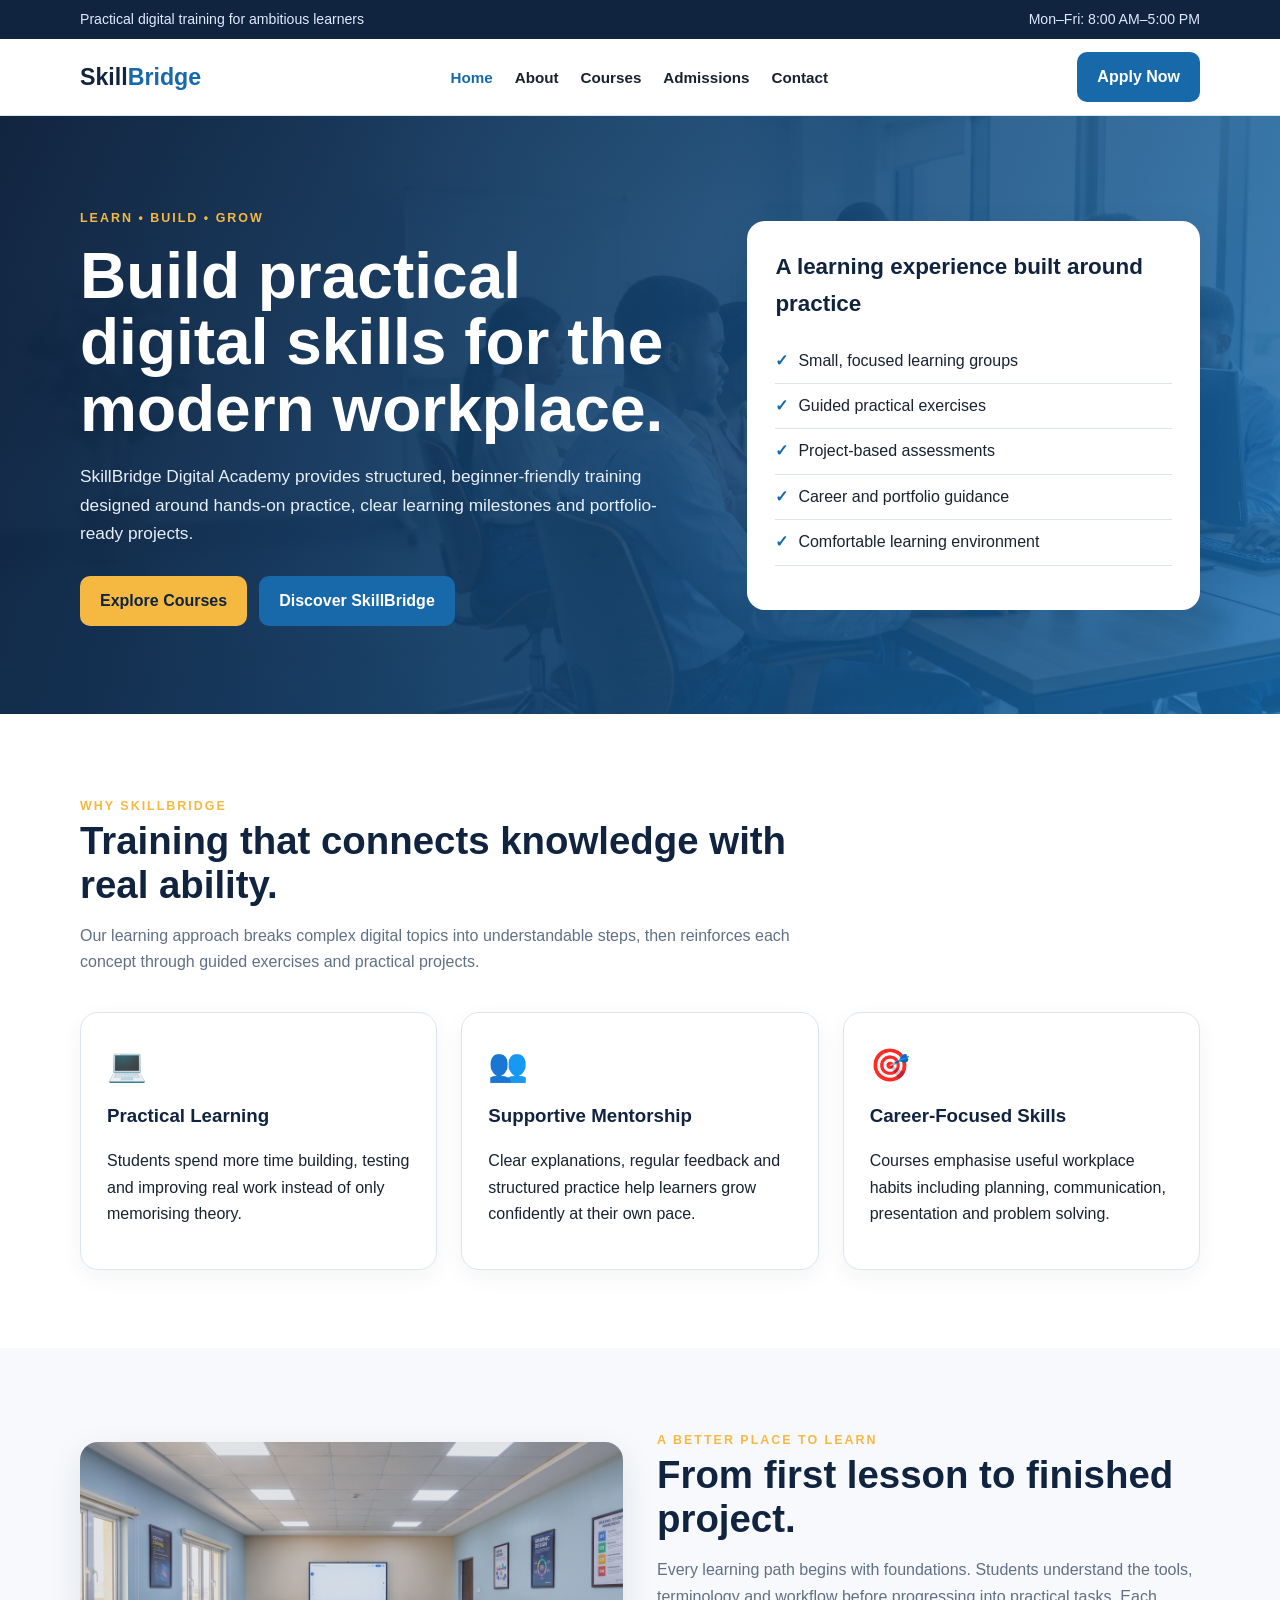
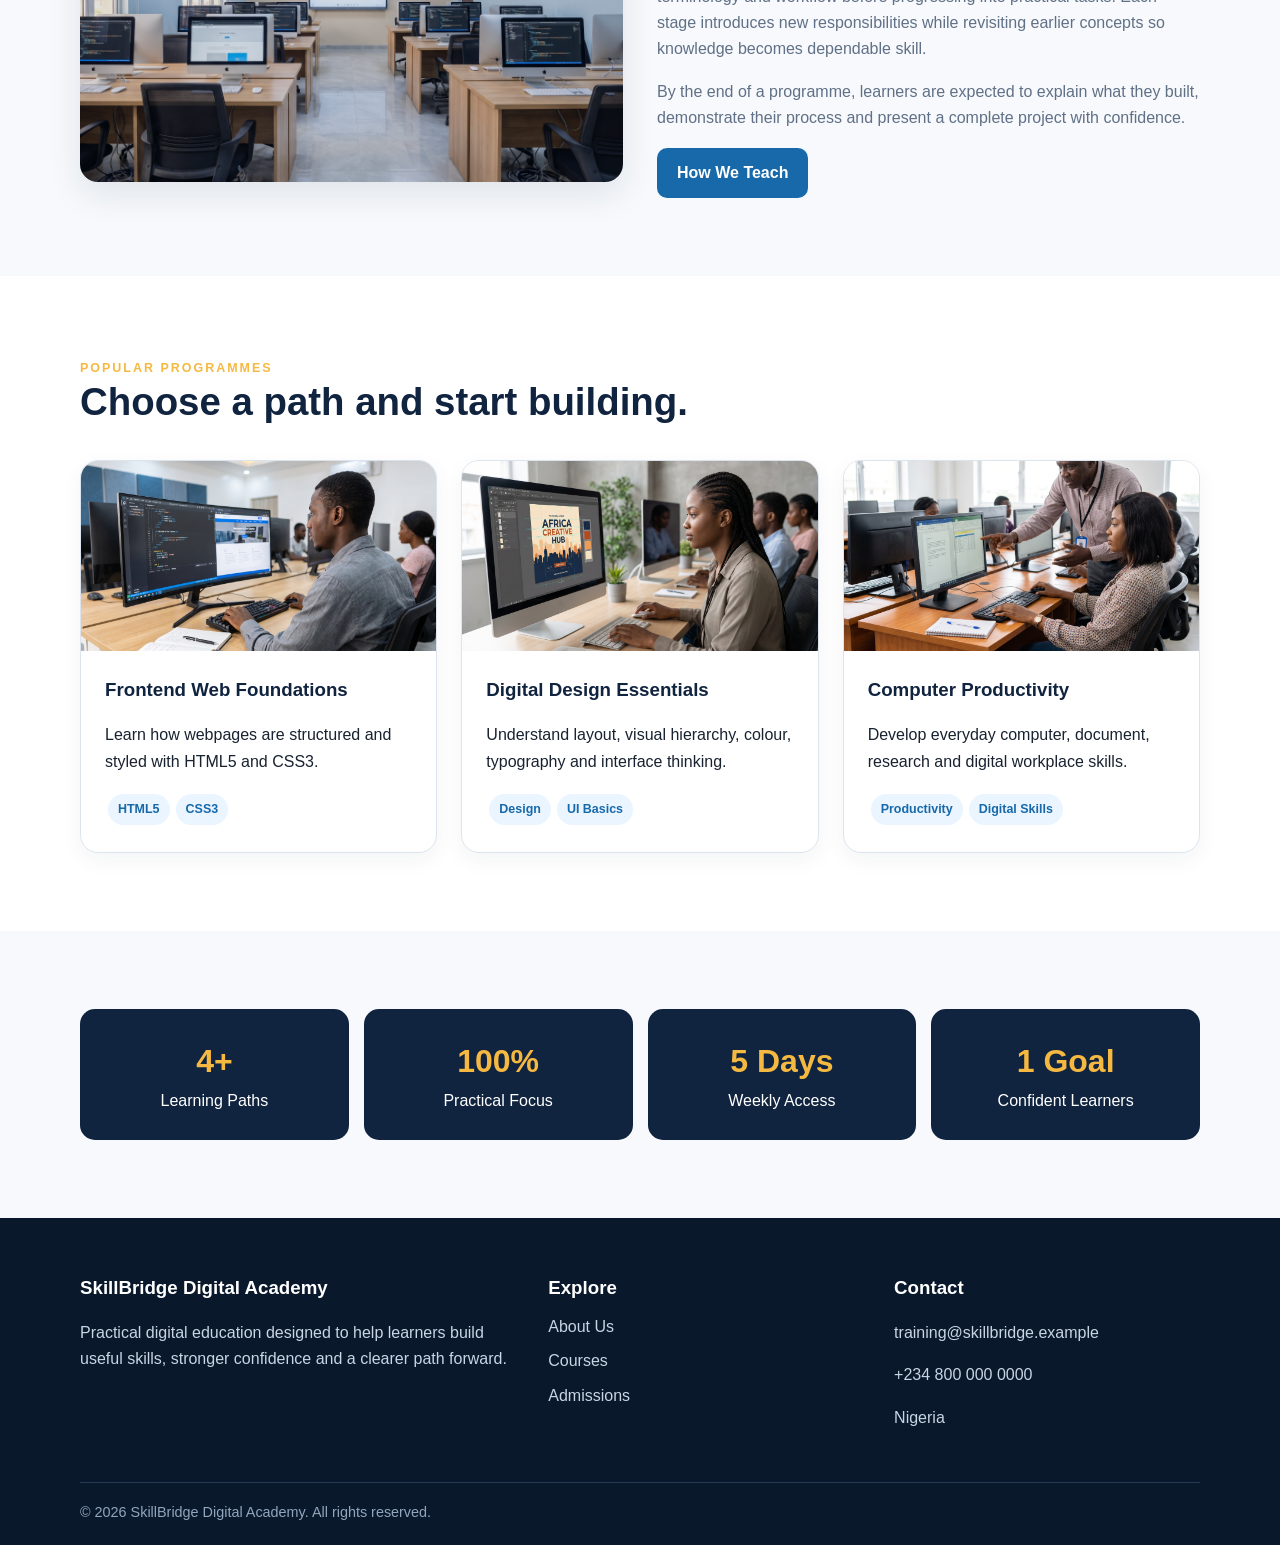
<file: index.html>
<!doctype html>
<html lang="en">

<head>
    <meta charset="utf-8">
    <meta name="viewport" content="width=device-width,initial-scale=1">
    <title>SkillBridge Digital Academy | Practical Digital Skills</title>
    <link rel="stylesheet" href="style.css">
</head>

<body>
    <div class="topbar">
        <div class="container"><span>Practical digital training for ambitious learners</span><span>Mon–Fri: 8:00 AM–5:00
                PM</span></div>
    </div>
    <header class="site-header">
        <div class="container nav"><a class="brand" href="index.html">Skill<span>Bridge</span></a>
            <nav class="nav-links"><a class="active" href="index.html">Home</a><a href="about.html">About</a><a
                    href="courses.html">Courses</a><a href="admissions.html">Admissions</a><a
                    href="contact.html">Contact</a></nav><a class="btn" href="admissions.html">Apply Now</a>
        </div>
    </header>
    <main>
        <section class="hero">
            <div class="container hero-grid">
                <div><span class="eyebrow">Learn • Build • Grow</span>
                    <h1>Build practical digital skills for the modern workplace.</h1>
                    <p>SkillBridge Digital Academy provides structured, beginner-friendly training designed around
                        hands-on practice, clear learning milestones and portfolio-ready projects.</p>
                    <div class="hero-actions"><a class="btn alt" href="courses.html">Explore Courses</a><a class="btn"
                            href="about.html">Discover SkillBridge</a></div>
                </div>
                <aside class="hero-card">
                    <h3>A learning experience built around practice</h3>
                    <ul class="checklist">
                        <li>Small, focused learning groups</li>
                        <li>Guided practical exercises</li>
                        <li>Project-based assessments</li>
                        <li>Career and portfolio guidance</li>
                        <li>Comfortable learning environment</li>
                    </ul>
                </aside>
            </div>
        </section>
        <section class="section">
            <div class="container">
                <div class="section-head"><span class="eyebrow">Why SkillBridge</span>
                    <h2>Training that connects knowledge with real ability.</h2>
                    <p>Our learning approach breaks complex digital topics into understandable steps, then reinforces
                        each concept through guided exercises and practical projects.</p>
                </div>
                <div class="grid-3">
                    <article class="card">
                        <div class="icon">💻</div>
                        <h3>Practical Learning</h3>
                        <p>Students spend more time building, testing and improving real work instead of only memorising
                            theory.</p>
                    </article>
                    <article class="card">
                        <div class="icon">👥</div>
                        <h3>Supportive Mentorship</h3>
                        <p>Clear explanations, regular feedback and structured practice help learners grow confidently
                            at their own pace.</p>
                    </article>
                    <article class="card">
                        <div class="icon">🎯</div>
                        <h3>Career-Focused Skills</h3>
                        <p>Courses emphasise useful workplace habits including planning, communication, presentation and
                            problem solving.</p>
                    </article>
                </div>
            </div>
        </section>
        <section class="section soft">
            <div class="container grid-2">
                <div class="image-card img-class" role="img" aria-label="Training classroom image"></div>
                <div><span class="eyebrow">A better place to learn</span>
                    <h2>From first lesson to finished project.</h2>
                    <p class="muted">Every learning path begins with foundations. Students understand the tools,
                        terminology and workflow before progressing into practical tasks. Each stage introduces new
                        responsibilities while revisiting earlier concepts so knowledge becomes dependable skill.</p>
                    <p class="muted">By the end of a programme, learners are expected to explain what they built,
                        demonstrate their process and present a complete project with confidence.</p><a class="btn"
                        href="about.html">How We Teach</a>
                </div>
            </div>
        </section>
        <section class="section">
            <div class="container">
                <div class="section-head"><span class="eyebrow">Popular programmes</span>
                    <h2>Choose a path and start building.</h2>
                </div>
                <div class="grid-3">
                    <article class="card course-card">
                        <div class="course-img" style="background-image:url('assets/frontend-course.jpg')"></div>
                        <div class="body">
                            <h3>Frontend Web Foundations</h3>
                            <p>Learn how webpages are structured and styled with HTML5 and CSS3.</p><span
                                class="tag">HTML5</span><span class="tag">CSS3</span>
                        </div>
                    </article>
                    <article class="card course-card">
                        <div class="course-img" style="background-image:url('assets/design-course.jpg')"></div>
                        <div class="body">
                            <h3>Digital Design Essentials</h3>
                            <p>Understand layout, visual hierarchy, colour, typography and interface thinking.</p><span
                                class="tag">Design</span><span class="tag">UI Basics</span>
                        </div>
                    </article>
                    <article class="card course-card">
                        <div class="course-img" style="background-image:url('assets/computer-course.jpg')"></div>
                        <div class="body">
                            <h3>Computer Productivity</h3>
                            <p>Develop everyday computer, document, research and digital workplace skills.</p><span
                                class="tag">Productivity</span><span class="tag">Digital Skills</span>
                        </div>
                    </article>
                </div>
            </div>
        </section>
        <section class="section soft">
            <div class="container">
                <div class="stats">
                    <div class="stat"><strong>4+</strong>Learning Paths</div>
                    <div class="stat"><strong>100%</strong>Practical Focus</div>
                    <div class="stat"><strong>5 Days</strong>Weekly Access</div>
                    <div class="stat"><strong>1 Goal</strong>Confident Learners</div>
                </div>
            </div>
        </section>
    </main>
    <footer class="footer">
        <div class="container">
            <div class="footer-grid">
                <div>
                    <h3>SkillBridge Digital Academy</h3>
                    <p>Practical digital education designed to help learners build useful skills, stronger confidence
                        and a clearer path forward.</p>
                </div>
                <div>
                    <h3>Explore</h3><a href="about.html">About Us</a><a href="courses.html">Courses</a><a
                        href="admissions.html">Admissions</a>
                </div>
                <div>
                    <h3>Contact</h3>
                    <p>training@skillbridge.example</p>
                    <p>+234 800 000 0000</p>
                    <p>Nigeria</p>
                </div>
            </div>
            <div class="copyright">© 2026 SkillBridge Digital Academy. All rights reserved.</div>
        </div>
    </footer>
</body>

</html>
</file>
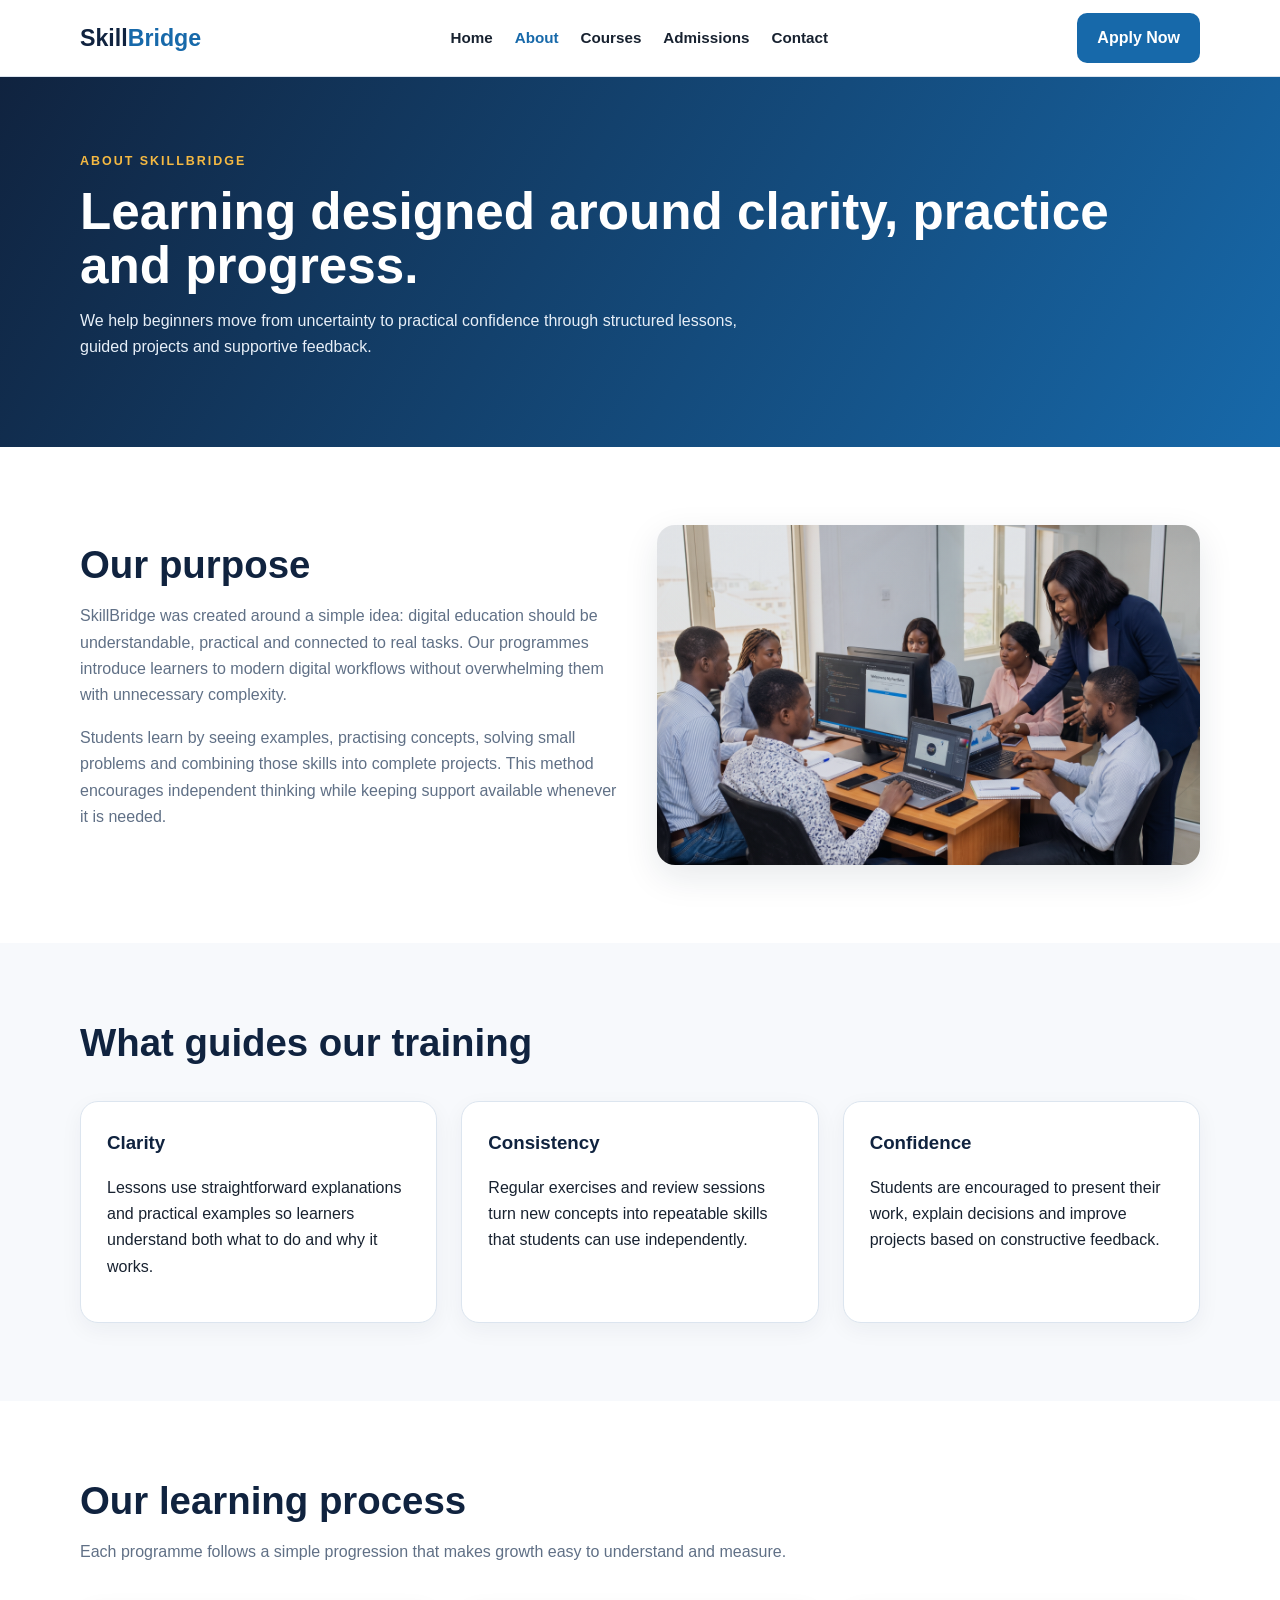
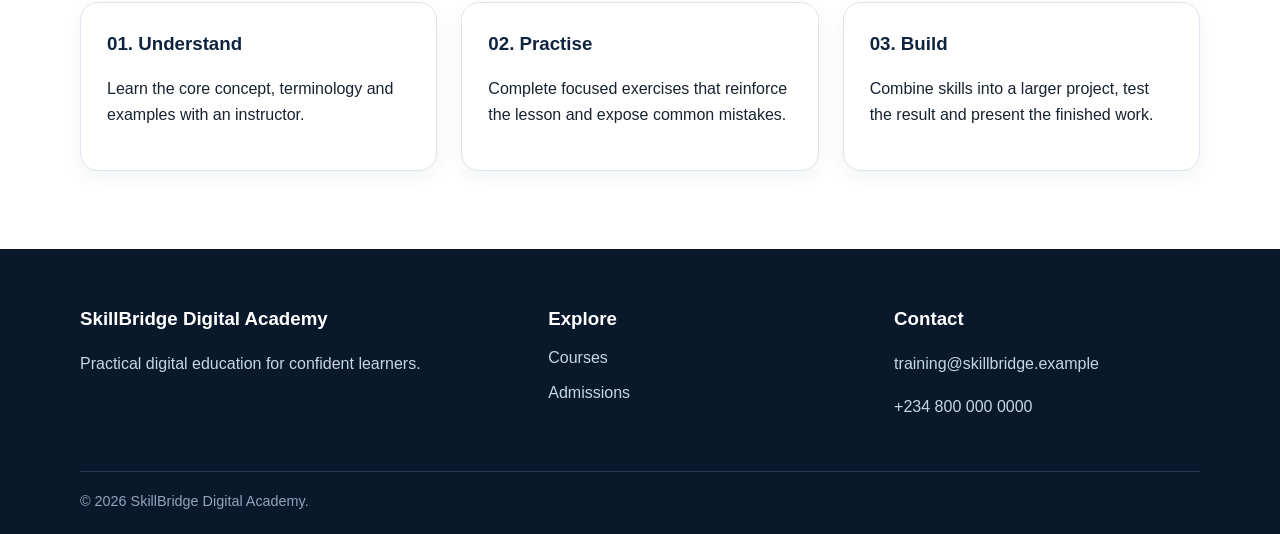
<file: about.html>
<!doctype html>
<html lang="en">

<head>
    <meta charset="utf-8">
    <meta name="viewport" content="width=device-width,initial-scale=1">
    <title>About | SkillBridge Digital Academy</title>
    <link rel="stylesheet" href="style.css">
</head>

<body>
    <header class="site-header">
        <div class="container nav"><a class="brand" href="index.html">Skill<span>Bridge</span></a>
            <nav class="nav-links"><a href="index.html">Home</a><a class="active" href="about.html">About</a><a
                    href="courses.html">Courses</a><a href="admissions.html">Admissions</a><a
                    href="contact.html">Contact</a></nav><a class="btn" href="admissions.html">Apply Now</a>
        </div>
    </header>
    <section class="page-hero">
        <div class="container"><span class="eyebrow">About SkillBridge</span>
            <h1>Learning designed around clarity, practice and progress.</h1>
            <p>We help beginners move from uncertainty to practical confidence through structured lessons, guided
                projects and supportive feedback.</p>
        </div>
    </section>
    <main>
        <section class="section">
            <div class="container grid-2">
                <div>
                    <h2>Our purpose</h2>
                    <p class="muted">SkillBridge was created around a simple idea: digital education should be
                        understandable, practical and connected to real tasks. Our programmes introduce learners to
                        modern digital workflows without overwhelming them with unnecessary complexity.</p>
                    <p class="muted">Students learn by seeing examples, practising concepts, solving small problems and
                        combining those skills into complete projects. This method encourages independent thinking while
                        keeping support available whenever it is needed.</p>
                </div>
                <div class="image-card img-students"></div>
            </div>
        </section>
        <section class="section soft">
            <div class="container">
                <div class="section-head">
                    <h2>What guides our training</h2>
                </div>
                <div class="grid-3">
                    <article class="card">
                        <h3>Clarity</h3>
                        <p>Lessons use straightforward explanations and practical examples so learners understand both
                            what to do and why it works.</p>
                    </article>
                    <article class="card">
                        <h3>Consistency</h3>
                        <p>Regular exercises and review sessions turn new concepts into repeatable skills that students
                            can use independently.</p>
                    </article>
                    <article class="card">
                        <h3>Confidence</h3>
                        <p>Students are encouraged to present their work, explain decisions and improve projects based
                            on constructive feedback.</p>
                    </article>
                </div>
            </div>
        </section>
        <section class="section">
            <div class="container">
                <div class="section-head">
                    <h2>Our learning process</h2>
                    <p>Each programme follows a simple progression that makes growth easy to understand and measure.</p>
                </div>
                <div class="grid-3">
                    <article class="card">
                        <h3>01. Understand</h3>
                        <p>Learn the core concept, terminology and examples with an instructor.</p>
                    </article>
                    <article class="card">
                        <h3>02. Practise</h3>
                        <p>Complete focused exercises that reinforce the lesson and expose common mistakes.</p>
                    </article>
                    <article class="card">
                        <h3>03. Build</h3>
                        <p>Combine skills into a larger project, test the result and present the finished work.</p>
                    </article>
                </div>
            </div>
        </section>
    </main>
    <footer class="footer">
        <div class="container">
            <div class="footer-grid">
                <div>
                    <h3>SkillBridge Digital Academy</h3>
                    <p>Practical digital education for confident learners.</p>
                </div>
                <div>
                    <h3>Explore</h3><a href="courses.html">Courses</a><a href="admissions.html">Admissions</a>
                </div>
                <div>
                    <h3>Contact</h3>
                    <p>training@skillbridge.example</p>
                    <p>+234 800 000 0000</p>
                </div>
            </div>
            <div class="copyright">© 2026 SkillBridge Digital Academy.</div>
        </div>
    </footer>
</body>

</html>
</file>
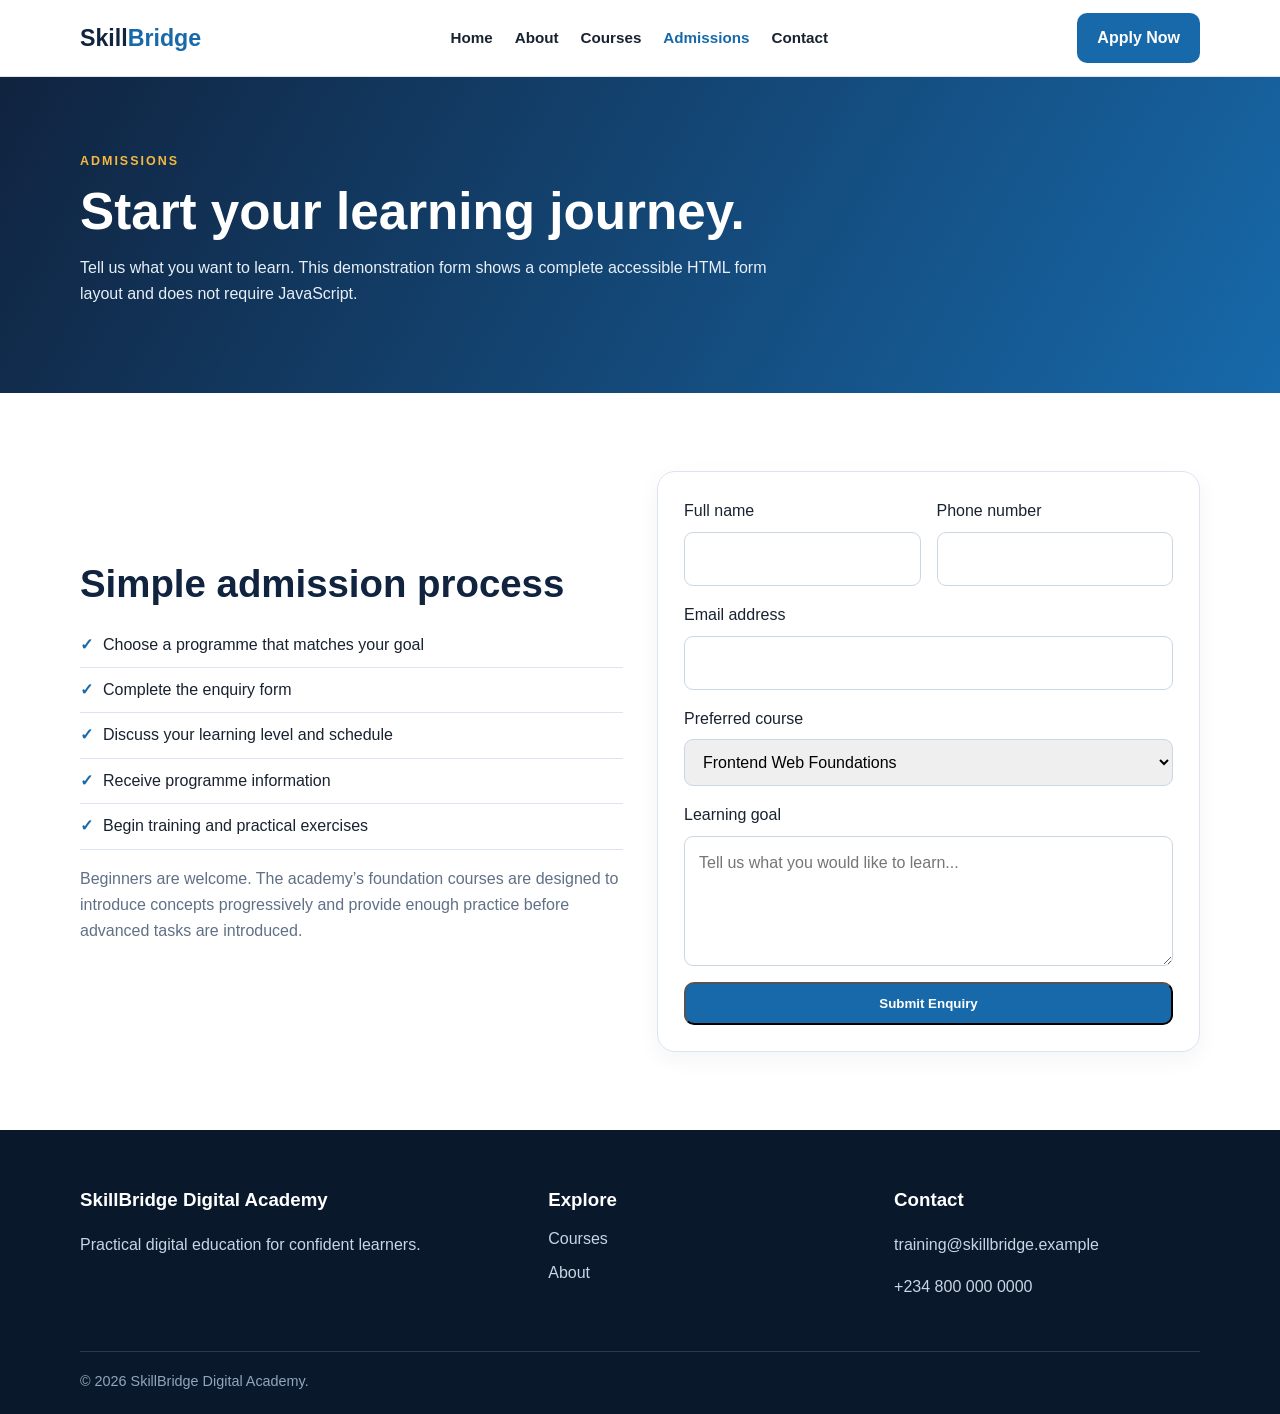
<file: admissions.html>
<!doctype html>
<html lang="en">

<head>
    <meta charset="utf-8">
    <meta name="viewport" content="width=device-width,initial-scale=1">
    <title>Admissions | SkillBridge</title>
    <link rel="stylesheet" href="style.css">
</head>

<body>
    <header class="site-header">
        <div class="container nav"><a class="brand" href="index.html">Skill<span>Bridge</span></a>
            <nav class="nav-links"><a href="index.html">Home</a><a href="about.html">About</a><a
                    href="courses.html">Courses</a><a class="active" href="admissions.html">Admissions</a><a
                    href="contact.html">Contact</a></nav><a class="btn" href="admissions.html">Apply Now</a>
        </div>
    </header>
    <section class="page-hero">
        <div class="container"><span class="eyebrow">Admissions</span>
            <h1>Start your learning journey.</h1>
            <p>Tell us what you want to learn. This demonstration form shows a complete accessible HTML form layout and
                does not require JavaScript.</p>
        </div>
    </section>
    <main>
        <section class="section">
            <div class="container grid-2">
                <div>
                    <h2>Simple admission process</h2>
                    <ul class="checklist">
                        <li>Choose a programme that matches your goal</li>
                        <li>Complete the enquiry form</li>
                        <li>Discuss your learning level and schedule</li>
                        <li>Receive programme information</li>
                        <li>Begin training and practical exercises</li>
                    </ul>
                    <p class="muted">Beginners are welcome. The academy’s foundation courses are designed to introduce
                        concepts progressively and provide enough practice before advanced tasks are introduced.</p>
                </div>
                <form class="card form-grid" action="#" method="get">
                    <div class="field"><label for="name">Full name</label><input id="name" name="name" required></div>
                    <div class="field"><label for="phone">Phone number</label><input id="phone" name="phone" type="tel"
                            required></div>
                    <div class="field full"><label for="email">Email address</label><input id="email" name="email"
                            type="email" required></div>
                    <div class="field full"><label for="course">Preferred course</label><select id="course"
                            name="course">
                            <option>Frontend Web Foundations</option>
                            <option>Digital Design Essentials</option>
                            <option>Computer Productivity</option>
                        </select></div>
                    <div class="field full"><label for="message">Learning goal</label><textarea id="message"
                            name="message" placeholder="Tell us what you would like to learn..."></textarea></div>
                    <div class="field full"><button class="btn" type="submit">Submit Enquiry</button></div>
                </form>
            </div>
        </section>
    </main>
    <footer class="footer">
        <div class="container">
            <div class="footer-grid">
                <div>
                    <h3>SkillBridge Digital Academy</h3>
                    <p>Practical digital education for confident learners.</p>
                </div>
                <div>
                    <h3>Explore</h3><a href="courses.html">Courses</a><a href="about.html">About</a>
                </div>
                <div>
                    <h3>Contact</h3>
                    <p>training@skillbridge.example</p>
                    <p>+234 800 000 0000</p>
                </div>
            </div>
            <div class="copyright">© 2026 SkillBridge Digital Academy.</div>
        </div>
    </footer>
</body>

</html>
</file>
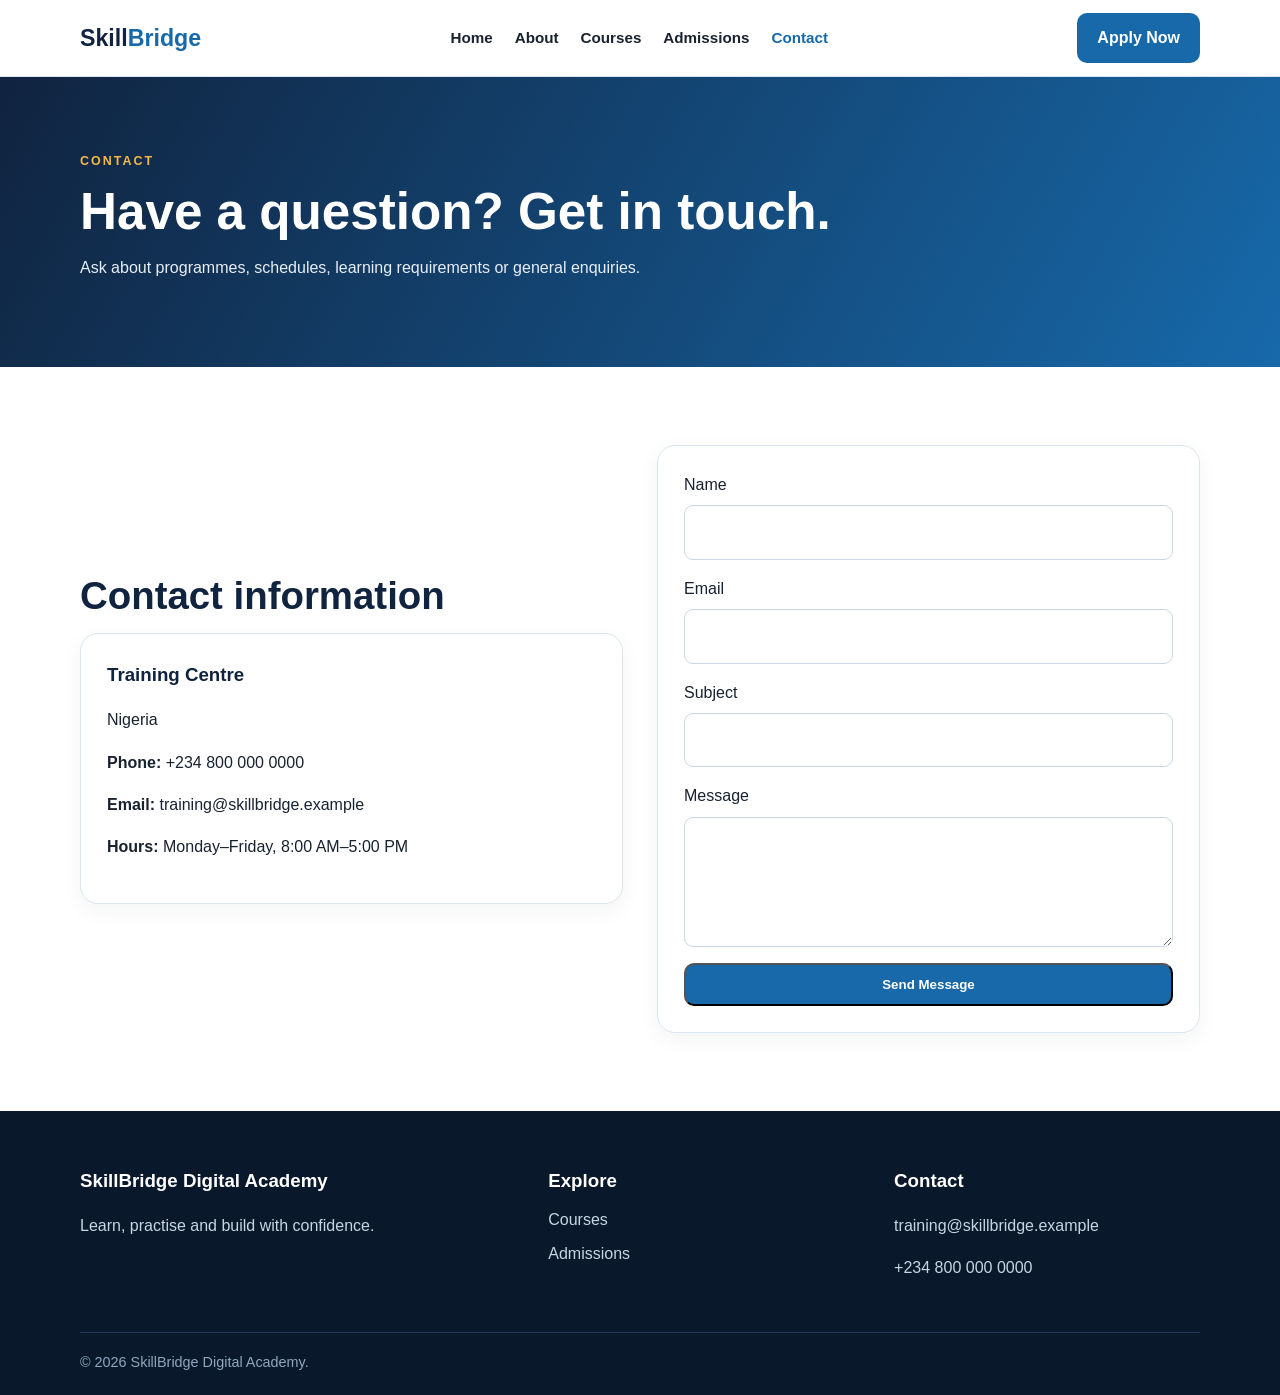
<file: contact.html>
<!doctype html>
<html lang="en">

<head>
    <meta charset="utf-8">
    <meta name="viewport" content="width=device-width,initial-scale=1">
    <title>Contact | SkillBridge</title>
    <link rel="stylesheet" href="style.css">
</head>

<body>
    <header class="site-header">
        <div class="container nav"><a class="brand" href="index.html">Skill<span>Bridge</span></a>
            <nav class="nav-links"><a href="index.html">Home</a><a href="about.html">About</a><a
                    href="courses.html">Courses</a><a href="admissions.html">Admissions</a><a class="active"
                    href="contact.html">Contact</a></nav><a class="btn" href="admissions.html">Apply Now</a>
        </div>
    </header>
    <section class="page-hero">
        <div class="container"><span class="eyebrow">Contact</span>
            <h1>Have a question? Get in touch.</h1>
            <p>Ask about programmes, schedules, learning requirements or general enquiries.</p>
        </div>
    </section>
    <main>
        <section class="section">
            <div class="container grid-2">
                <div>
                    <h2>Contact information</h2>
                    <div class="card">
                        <h3>Training Centre</h3>
                        <p>Nigeria</p>
                        <p><strong>Phone:</strong> +234 800 000 0000</p>
                        <p><strong>Email:</strong> training@skillbridge.example</p>
                        <p><strong>Hours:</strong> Monday–Friday, 8:00 AM–5:00 PM</p>
                    </div>
                </div>
                <form class="card form-grid" action="#" method="get">
                    <div class="field full"><label for="name">Name</label><input id="name" name="name" required></div>
                    <div class="field full"><label for="email">Email</label><input id="email" name="email" type="email"
                            required></div>
                    <div class="field full"><label for="subject">Subject</label><input id="subject" name="subject">
                    </div>
                    <div class="field full"><label for="message">Message</label><textarea id="message" name="message"
                            required></textarea></div>
                    <div class="field full"><button class="btn" type="submit">Send Message</button></div>
                </form>
            </div>
        </section>
    </main>
    <footer class="footer">
        <div class="container">
            <div class="footer-grid">
                <div>
                    <h3>SkillBridge Digital Academy</h3>
                    <p>Learn, practise and build with confidence.</p>
                </div>
                <div>
                    <h3>Explore</h3><a href="courses.html">Courses</a><a href="admissions.html">Admissions</a>
                </div>
                <div>
                    <h3>Contact</h3>
                    <p>training@skillbridge.example</p>
                    <p>+234 800 000 0000</p>
                </div>
            </div>
            <div class="copyright">© 2026 SkillBridge Digital Academy.</div>
        </div>
    </footer>
</body>

</html>
</file>
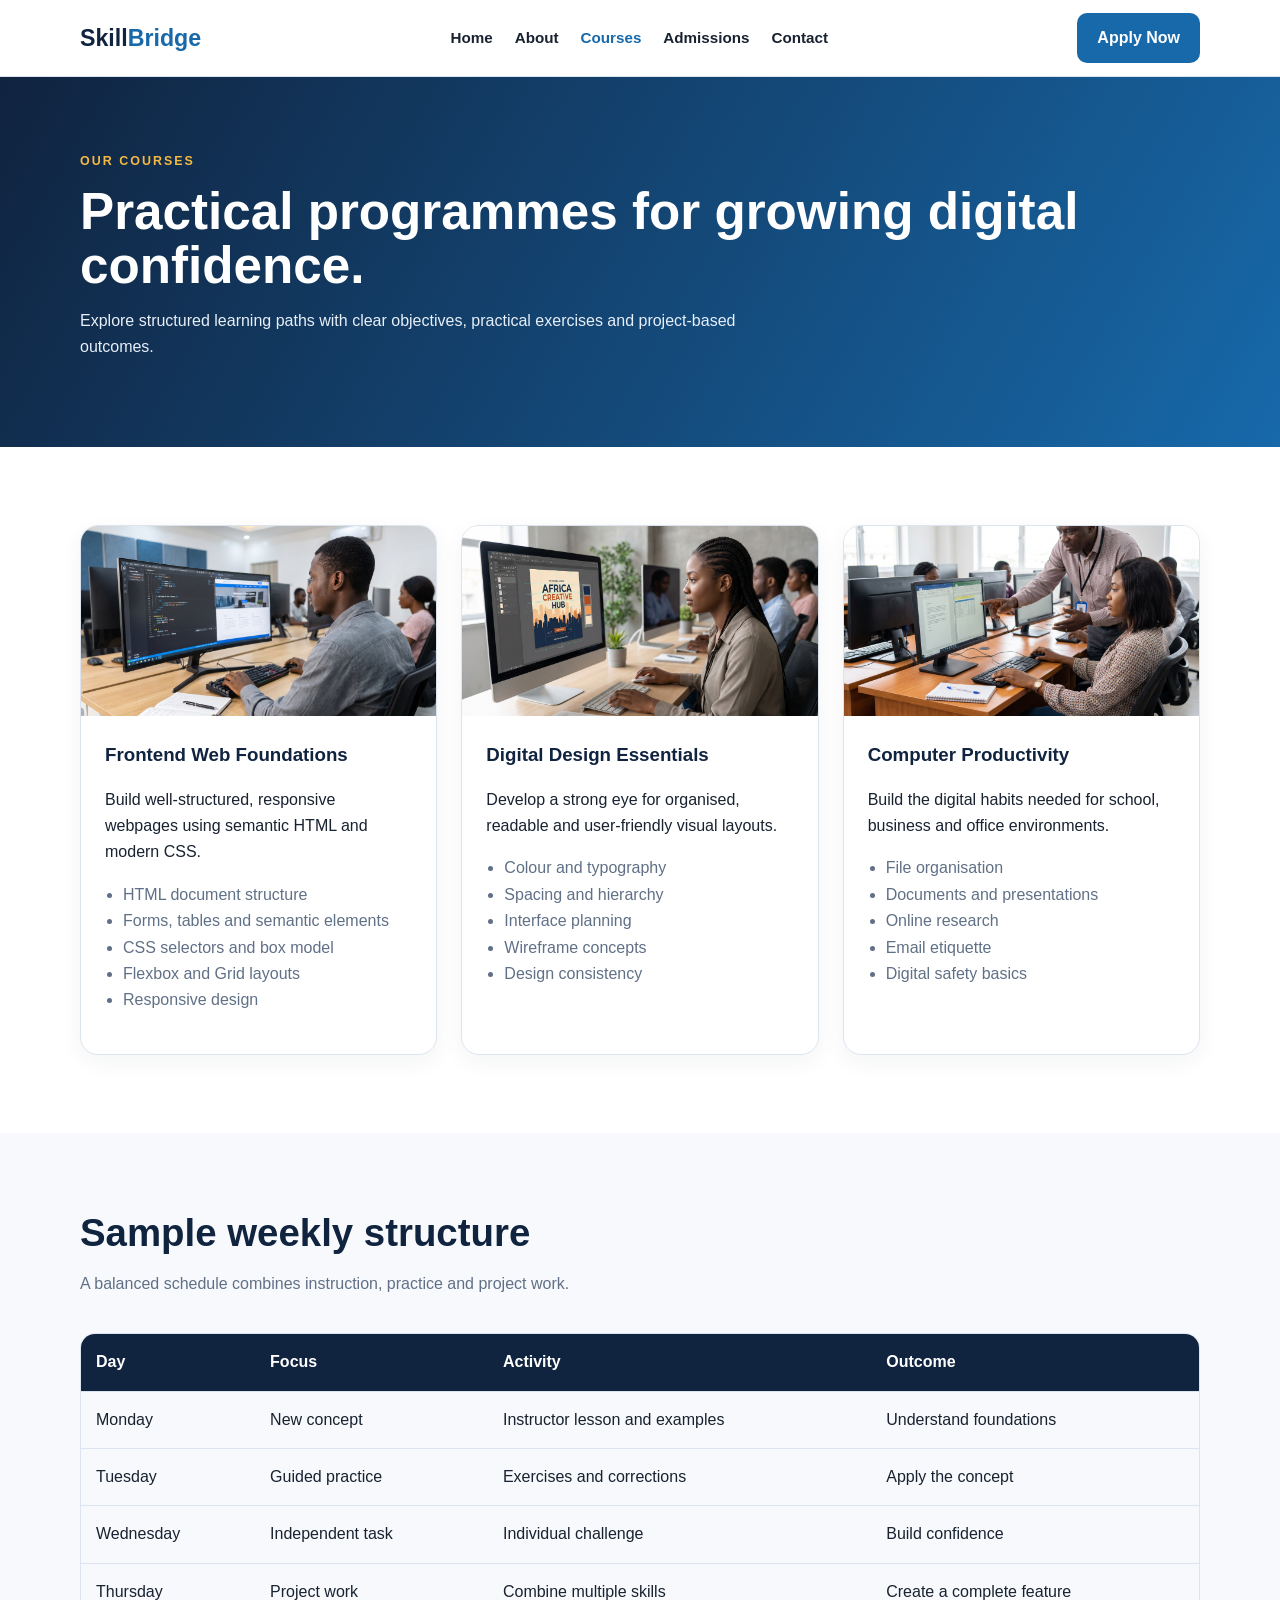
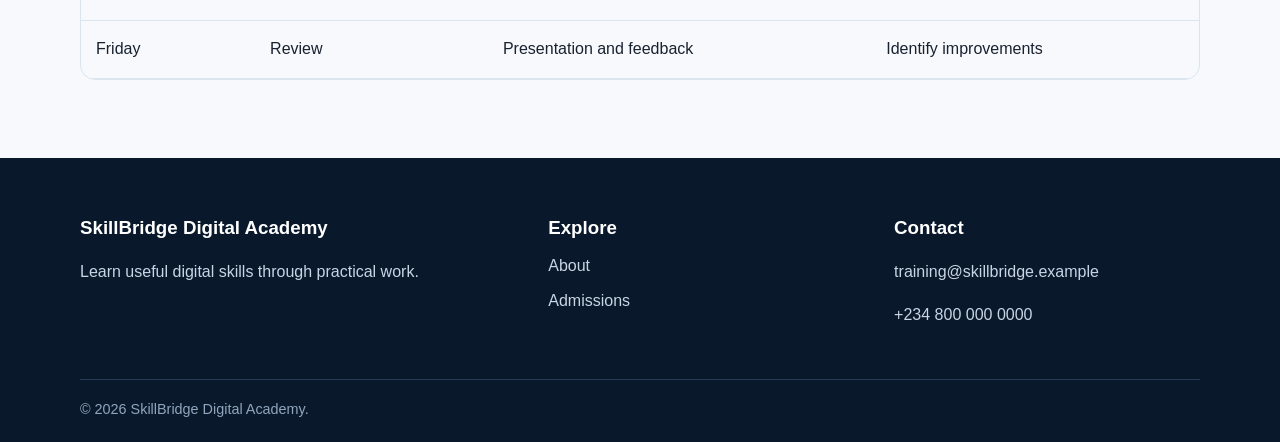
<file: courses.html>
<!doctype html>
<html lang="en">

<head>
    <meta charset="utf-8">
    <meta name="viewport" content="width=device-width,initial-scale=1">
    <title>Courses | SkillBridge Digital Academy</title>
    <link rel="stylesheet" href="style.css">
</head>

<body>
    <header class="site-header">
        <div class="container nav"><a class="brand" href="index.html">Skill<span>Bridge</span></a>
            <nav class="nav-links"><a href="index.html">Home</a><a href="about.html">About</a><a class="active"
                    href="courses.html">Courses</a><a href="admissions.html">Admissions</a><a
                    href="contact.html">Contact</a></nav><a class="btn" href="admissions.html">Apply Now</a>
        </div>
    </header>
    <section class="page-hero">
        <div class="container"><span class="eyebrow">Our Courses</span>
            <h1>Practical programmes for growing digital confidence.</h1>
            <p>Explore structured learning paths with clear objectives, practical exercises and project-based outcomes.
            </p>
        </div>
    </section>
    <main>
        <section class="section">
            <div class="container">
                <div class="grid-3">
                    <article class="card course-card">
                        <div class="course-img" style="background-image:url('assets/frontend-course.jpg')"></div>
                        <div class="body">
                            <h3>Frontend Web Foundations</h3>
                            <p>Build well-structured, responsive webpages using semantic HTML and modern CSS.</p>
                            <ul>
                                <li>HTML document structure</li>
                                <li>Forms, tables and semantic elements</li>
                                <li>CSS selectors and box model</li>
                                <li>Flexbox and Grid layouts</li>
                                <li>Responsive design</li>
                            </ul>
                        </div>
                    </article>
                    <article class="card course-card">
                        <div class="course-img" style="background-image:url('assets/design-course.jpg')"></div>
                        <div class="body">
                            <h3>Digital Design Essentials</h3>
                            <p>Develop a strong eye for organised, readable and user-friendly visual layouts.</p>
                            <ul>
                                <li>Colour and typography</li>
                                <li>Spacing and hierarchy</li>
                                <li>Interface planning</li>
                                <li>Wireframe concepts</li>
                                <li>Design consistency</li>
                            </ul>
                        </div>
                    </article>
                    <article class="card course-card">
                        <div class="course-img" style="background-image:url('assets/computer-course.jpg')"></div>
                        <div class="body">
                            <h3>Computer Productivity</h3>
                            <p>Build the digital habits needed for school, business and office environments.</p>
                            <ul>
                                <li>File organisation</li>
                                <li>Documents and presentations</li>
                                <li>Online research</li>
                                <li>Email etiquette</li>
                                <li>Digital safety basics</li>
                            </ul>
                        </div>
                    </article>
                </div>
            </div>
        </section>
        <section class="section soft">
            <div class="container">
                <div class="section-head">
                    <h2>Sample weekly structure</h2>
                    <p>A balanced schedule combines instruction, practice and project work.</p>
                </div>
                <div class="table-wrap">
                    <table>
                        <thead>
                            <tr>
                                <th>Day</th>
                                <th>Focus</th>
                                <th>Activity</th>
                                <th>Outcome</th>
                            </tr>
                        </thead>
                        <tbody>
                            <tr>
                                <td>Monday</td>
                                <td>New concept</td>
                                <td>Instructor lesson and examples</td>
                                <td>Understand foundations</td>
                            </tr>
                            <tr>
                                <td>Tuesday</td>
                                <td>Guided practice</td>
                                <td>Exercises and corrections</td>
                                <td>Apply the concept</td>
                            </tr>
                            <tr>
                                <td>Wednesday</td>
                                <td>Independent task</td>
                                <td>Individual challenge</td>
                                <td>Build confidence</td>
                            </tr>
                            <tr>
                                <td>Thursday</td>
                                <td>Project work</td>
                                <td>Combine multiple skills</td>
                                <td>Create a complete feature</td>
                            </tr>
                            <tr>
                                <td>Friday</td>
                                <td>Review</td>
                                <td>Presentation and feedback</td>
                                <td>Identify improvements</td>
                            </tr>
                        </tbody>
                    </table>
                </div>
            </div>
        </section>
    </main>
    <footer class="footer">
        <div class="container">
            <div class="footer-grid">
                <div>
                    <h3>SkillBridge Digital Academy</h3>
                    <p>Learn useful digital skills through practical work.</p>
                </div>
                <div>
                    <h3>Explore</h3><a href="about.html">About</a><a href="admissions.html">Admissions</a>
                </div>
                <div>
                    <h3>Contact</h3>
                    <p>training@skillbridge.example</p>
                    <p>+234 800 000 0000</p>
                </div>
            </div>
            <div class="copyright">© 2026 SkillBridge Digital Academy.</div>
        </div>
    </footer>
</body>

</html>
</file>
<file: style.css>
:root {
  --navy: #10233f;
  --blue: #1769aa;
  --sky: #eaf5ff;
  --gold: #f5b942;
  --ink: #182230;
  --muted: #607086;
  --white: #fff;
  --line: #dce5ef;
  --soft: #f7f9fc;
  --radius: 18px;
  --shadow: 0 12px 35px rgba(16, 35, 63, 0.1);
}
* {
  box-sizing: border-box;
}
html {
  scroll-behavior: smooth;
}
body {
  margin: 0;
  font-family: Arial, Helvetica, sans-serif;
  color: var(--ink);
  background: #fff;
  line-height: 1.65;
}
img {
  max-width: 100%;
  display: block;
}
a {
  text-decoration: none;
  color: inherit;
}
.container {
  width: min(1120px, 92%);
  margin: auto;
}
.topbar {
  background: var(--navy);
  color: #dfeaff;
  font-size: 0.88rem;
}
.topbar .container {
  display: flex;
  justify-content: space-between;
  gap: 20px;
  padding: 8px 0;
}
.site-header {
  position: sticky;
  top: 0;
  z-index: 50;
  background: rgba(255, 255, 255, 0.98);
  border-bottom: 1px solid var(--line);
}
.nav {
  min-height: 76px;
  display: flex;
  align-items: center;
  justify-content: space-between;
  gap: 25px;
}
.brand {
  font-size: 1.45rem;
  font-weight: 800;
  color: var(--navy);
}
.brand span {
  color: var(--blue);
}
.nav-links {
  display: flex;
  align-items: center;
  gap: 22px;
  font-weight: 700;
  font-size: 0.95rem;
}
.nav-links a:hover,
.nav-links a.active {
  color: var(--blue);
}
.btn {
  display: inline-block;
  background: var(--blue);
  color: #fff;
  padding: 12px 20px;
  border-radius: 10px;
  font-weight: 700;
}
.btn.alt {
  background: var(--gold);
  color: var(--navy);
}
.hero {
  padding: 88px 0;
  background:
    linear-gradient(110deg, rgba(16, 35, 63, 0.96), rgba(23, 105, 170, 0.83)),
    url("assets/training-hero.jpg") center/cover;
  color: #fff;
}
.hero-grid {
  display: grid;
  grid-template-columns: 1.15fr 0.85fr;
  gap: 55px;
  align-items: center;
}
.eyebrow {
  text-transform: uppercase;
  letter-spacing: 2px;
  font-size: 0.78rem;
  font-weight: 800;
  color: var(--gold);
}
h1 {
  font-size: clamp(2.4rem, 5vw, 4.7rem);
  line-height: 1.04;
  margin: 12px 0 20px;
}
h2 {
  font-size: clamp(1.8rem, 3vw, 2.7rem);
  line-height: 1.15;
  margin: 0 0 15px;
  color: var(--navy);
}
h3 {
  color: var(--navy);
  margin: 0 0 10px;
}
.hero p {
  font-size: 1.08rem;
  color: #e7eff8;
  max-width: 680px;
}
.hero-actions {
  display: flex;
  gap: 12px;
  flex-wrap: wrap;
  margin-top: 28px;
}
.hero-card {
  background: #fff;
  color: var(--ink);
  padding: 28px;
  border-radius: var(--radius);
  box-shadow: var(--shadow);
}
.hero-card h3 {
  font-size: 1.4rem;
}
.checklist {
  padding: 0;
  list-style: none;
}
.checklist li {
  padding: 9px 0;
  border-bottom: 1px solid var(--line);
}
.checklist li:before {
  content: "✓";
  color: var(--blue);
  font-weight: 900;
  margin-right: 10px;
}
.section {
  padding: 78px 0;
}
.section.soft {
  background: var(--soft);
}
.section-head {
  max-width: 720px;
  margin-bottom: 36px;
}
.section-head p,
.muted {
  color: var(--muted);
}
.grid-3 {
  display: grid;
  grid-template-columns: repeat(3, 1fr);
  gap: 24px;
}
.grid-2 {
  display: grid;
  grid-template-columns: repeat(2, 1fr);
  gap: 34px;
  align-items: center;
}
.card {
  background: #fff;
  border: 1px solid var(--line);
  border-radius: var(--radius);
  padding: 26px;
  box-shadow: 0 7px 22px rgba(16, 35, 63, 0.05);
}
.card .icon {
  font-size: 2rem;
  margin-bottom: 10px;
}
.image-card {
  min-height: 340px;
  border-radius: var(--radius);
  background: linear-gradient(135deg, #cfe7fb, #eef6fd) center/cover;
  box-shadow: var(--shadow);
}
.img-class {
  background-image:
    linear-gradient(rgba(16, 35, 63, 0.12), rgba(16, 35, 63, 0.12)),
    url("assets/classroom.jpg");
}
.img-students {
  background-image:
    linear-gradient(rgba(16, 35, 63, 0.12), rgba(16, 35, 63, 0.12)),
    url("assets/students-learning.jpg");
}
.stats {
  display: grid;
  grid-template-columns: repeat(4, 1fr);
  gap: 15px;
}
.stat {
  background: var(--navy);
  color: #fff;
  text-align: center;
  padding: 26px 15px;
  border-radius: 15px;
}
.stat strong {
  font-size: 2rem;
  display: block;
  color: var(--gold);
}
.course-card {
  overflow: hidden;
  padding: 0;
}
.course-img {
  height: 190px;
  background: #dcebf7 center/cover;
}
.course-card .body {
  padding: 24px;
}
.course-card ul {
  padding-left: 18px;
  color: var(--muted);
}
.table-wrap {
  overflow: auto;
  border: 1px solid var(--line);
  border-radius: 15px;
}
table {
  border-collapse: collapse;
  width: 100%;
  min-width: 720px;
}
th,
td {
  padding: 15px;
  text-align: left;
  border-bottom: 1px solid var(--line);
}
th {
  background: var(--navy);
  color: #fff;
}
.page-hero {
  padding: 70px 0;
  background: linear-gradient(120deg, var(--navy), var(--blue));
  color: #fff;
}
.page-hero h1 {
  font-size: clamp(2.2rem, 4vw, 3.6rem);
  margin-bottom: 12px;
}
.page-hero p {
  max-width: 700px;
  color: #e7eff8;
}
.form-grid {
  display: grid;
  grid-template-columns: 1fr 1fr;
  gap: 16px;
}
.field {
  display: flex;
  flex-direction: column;
  gap: 7px;
}
.field.full {
  grid-column: 1/-1;
}
input,
select,
textarea {
  width: 100%;
  padding: 13px 14px;
  border: 1px solid #cbd7e5;
  border-radius: 9px;
  font: inherit;
}
textarea {
  min-height: 130px;
}
.footer {
  background: #09182b;
  color: #c8d5e5;
  padding: 55px 0 20px;
}
.footer-grid {
  display: grid;
  grid-template-columns: 1.4fr 1fr 1fr;
  gap: 40px;
}
.footer h3 {
  color: #fff;
}
.footer a {
  display: block;
  margin: 8px 0;
}
.copyright {
  border-top: 1px solid #263a54;
  margin-top: 35px;
  padding-top: 18px;
  font-size: 0.9rem;
  color: #91a5bc;
}
.mobile-note {
  display: none;
}
.tag {
  display: inline-block;
  padding: 5px 10px;
  background: var(--sky);
  color: var(--blue);
  border-radius: 20px;
  font-size: 0.78rem;
  font-weight: 700;
  margin: 3px;
}
@media (max-width: 820px) {
  .topbar {
    display: none;
  }
  .nav {
    align-items: flex-start;
    padding: 16px 0;
    flex-direction: column;
  }
  .nav-links {
    width: 100%;
    overflow-x: auto;
    white-space: nowrap;
    padding-bottom: 6px;
    gap: 18px;
  }
  .nav .btn {
    display: none;
  }
  .hero-grid,
  .grid-2 {
    grid-template-columns: 1fr;
  }
  .grid-3 {
    grid-template-columns: 1fr 1fr;
  }
  .stats {
    grid-template-columns: 1fr 1fr;
  }
  .hero {
    padding: 65px 0;
  }
  .section {
    padding: 60px 0;
  }
  .footer-grid {
    grid-template-columns: 1fr 1fr;
  }
}
@media (max-width: 540px) {
  .container {
    width: min(94%, 1120px);
  }
  .brand {
    font-size: 1.3rem;
  }
  .nav-links {
    font-size: 0.88rem;
  }
  .grid-3,
  .footer-grid,
  .form-grid {
    grid-template-columns: 1fr;
  }
  .stats {
    grid-template-columns: 1fr 1fr;
  }
  .hero-card {
    padding: 20px;
  }
  .field.full {
    grid-column: auto;
  }
  h1 {
    font-size: 2.35rem;
  }
  .section {
    padding: 50px 0;
  }
  .image-card {
    min-height: 250px;
  }
}
</file>
